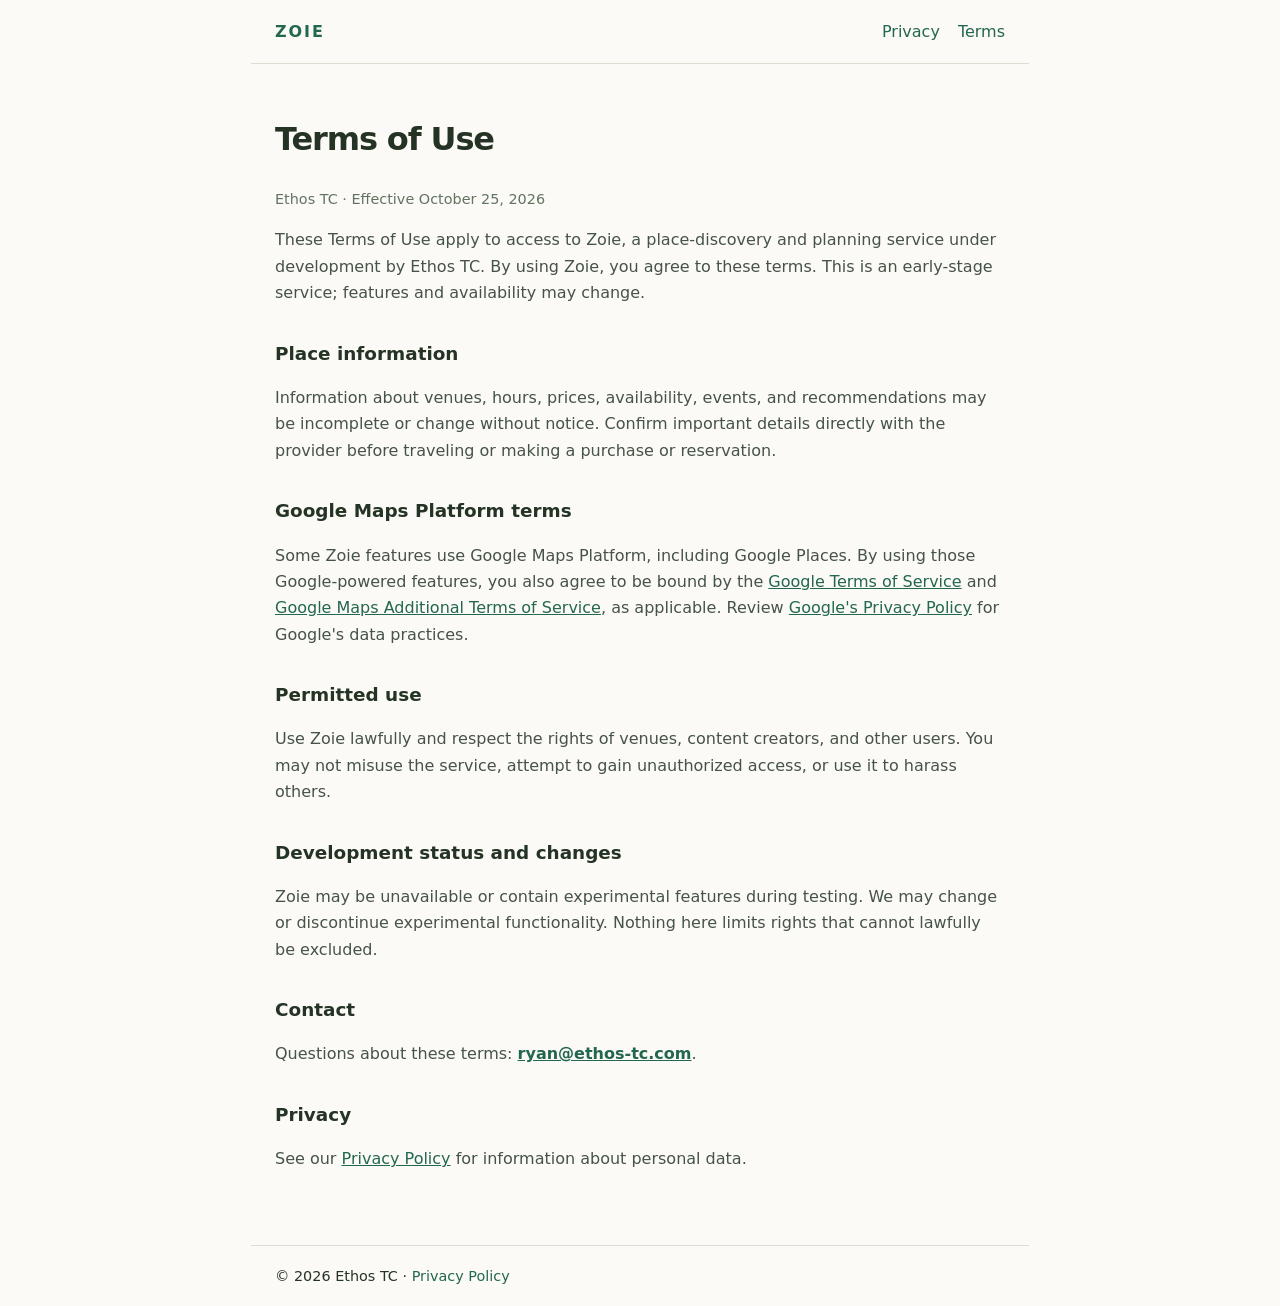
<file: index.html>
<!doctype html><html lang="en"><head><meta charset="utf-8"><meta name="viewport" content="width=device-width,initial-scale=1"><title>Terms of Use — Zoie</title><link rel="stylesheet" href="../style.css"></head><body><header><a class="brand" href="../">ZOIE</a><nav><a href="../privacy/">Privacy</a><a href="../terms/">Terms</a></nav></header><main><h1>Terms of Use</h1><p class="meta">Ethos TC · Effective October 25, 2026</p><p>These Terms of Use apply to access to Zoie, a place-discovery and planning service under development by Ethos TC. By using Zoie, you agree to these terms. This is an early-stage service; features and availability may change.</p><h2>Place information</h2><p>Information about venues, hours, prices, availability, events, and recommendations may be incomplete or change without notice. Confirm important details directly with the provider before traveling or making a purchase or reservation.</p><h2>Google Maps Platform terms</h2><p>Some Zoie features use Google Maps Platform, including Google Places. By using those Google-powered features, you also agree to be bound by the <a href="https://policies.google.com/terms">Google Terms of Service</a> and <a href="https://www.google.com/help/terms_maps/">Google Maps Additional Terms of Service</a>, as applicable. Review <a href="https://policies.google.com/privacy">Google's Privacy Policy</a> for Google's data practices.</p><h2>Permitted use</h2><p>Use Zoie lawfully and respect the rights of venues, content creators, and other users. You may not misuse the service, attempt to gain unauthorized access, or use it to harass others.</p><h2>Development status and changes</h2><p>Zoie may be unavailable or contain experimental features during testing. We may change or discontinue experimental functionality. Nothing here limits rights that cannot lawfully be excluded.</p><h2>Contact</h2><p>Questions about these terms: <strong><a href="mailto:ryan@ethos-tc.com">ryan@ethos-tc.com</a></strong>.</p><h2>Privacy</h2><p>See our <a href="../privacy/">Privacy Policy</a> for information about personal data.</p></main><footer>© 2026 Ethos TC · <a href="../privacy/">Privacy Policy</a></footer></body></html>
</file>
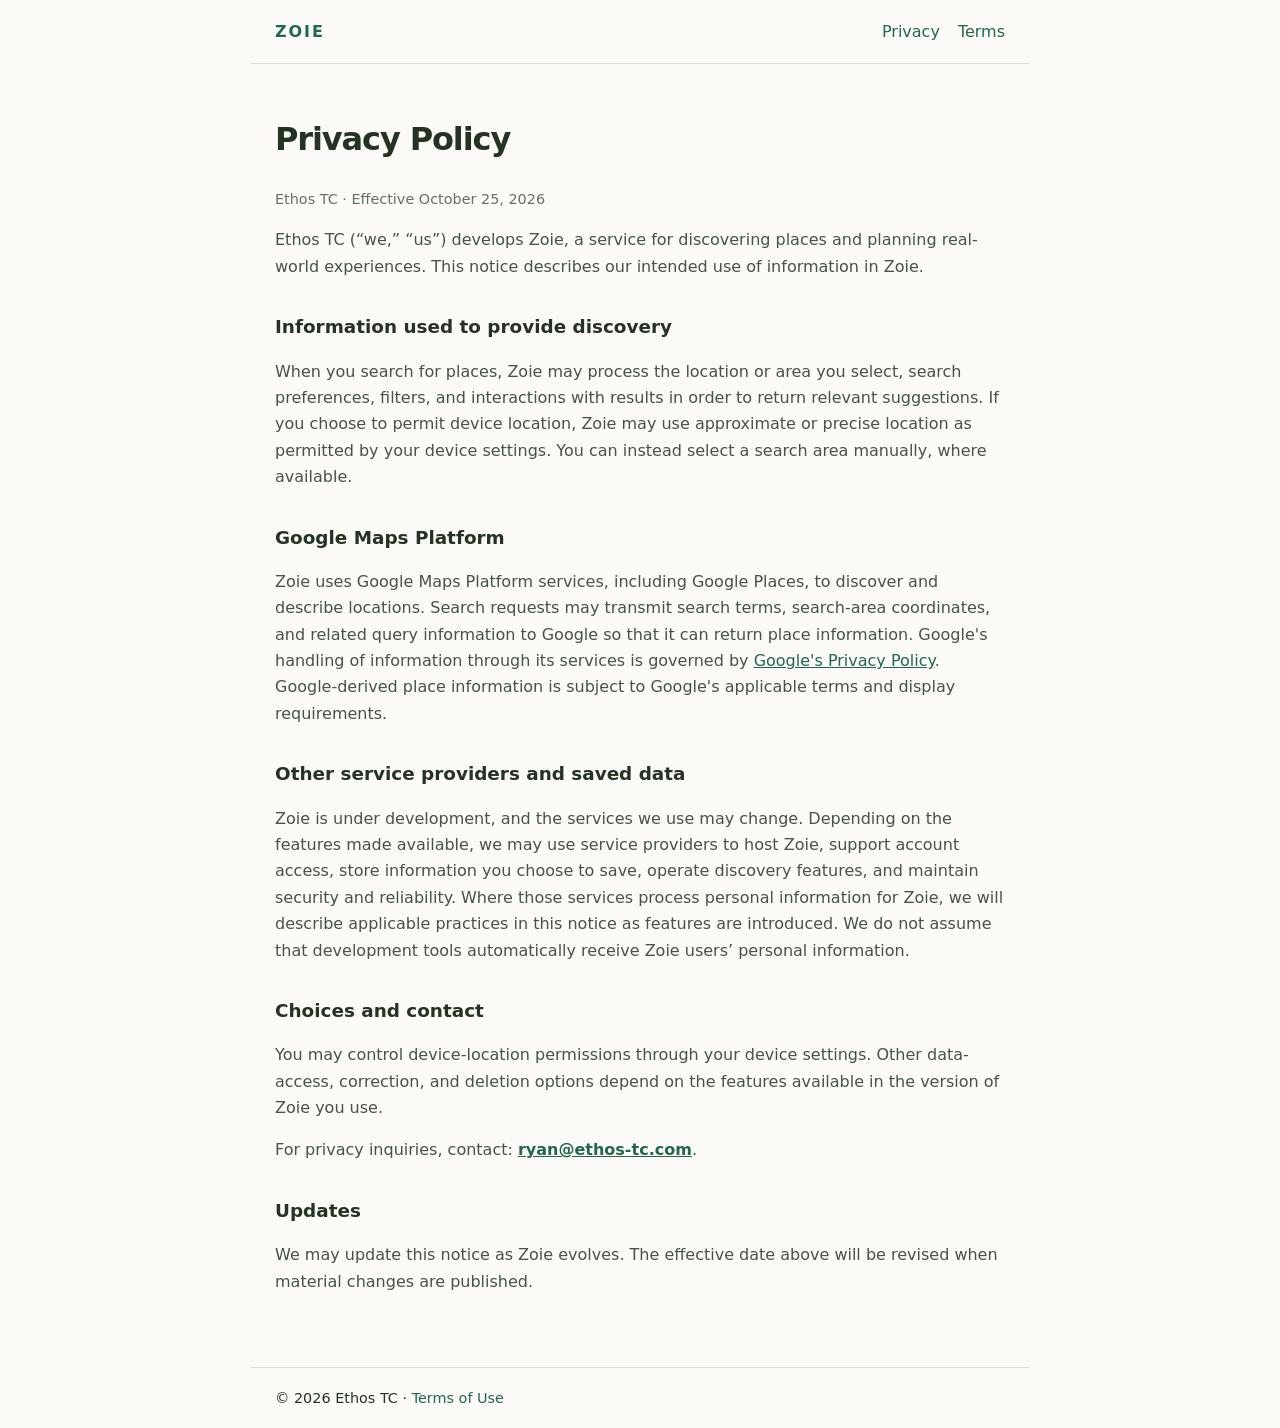
<file: privacy/index.html>
<!doctype html><html lang="en"><head><meta charset="utf-8"><meta name="viewport" content="width=device-width,initial-scale=1"><title>Privacy Policy — Zoie</title><link rel="stylesheet" href="../style.css"></head><body><header><a class="brand" href="../">ZOIE</a><nav><a href="../privacy/">Privacy</a><a href="../terms/">Terms</a></nav></header><main><h1>Privacy Policy</h1><p class="meta">Ethos TC · Effective October 25, 2026</p><p>Ethos TC (“we,” “us”) develops Zoie, a service for discovering places and planning real-world experiences. This notice describes our intended use of information in Zoie.</p><h2>Information used to provide discovery</h2><p>When you search for places, Zoie may process the location or area you select, search preferences, filters, and interactions with results in order to return relevant suggestions. If you choose to permit device location, Zoie may use approximate or precise location as permitted by your device settings. You can instead select a search area manually, where available.</p><h2>Google Maps Platform</h2><p>Zoie uses Google Maps Platform services, including Google Places, to discover and describe locations. Search requests may transmit search terms, search-area coordinates, and related query information to Google so that it can return place information. Google's handling of information through its services is governed by <a href="https://policies.google.com/privacy">Google's Privacy Policy</a>. Google-derived place information is subject to Google's applicable terms and display requirements.</p><h2>Other service providers and saved data</h2><p>Zoie is under development, and the services we use may change. Depending on the features made available, we may use service providers to host Zoie, support account access, store information you choose to save, operate discovery features, and maintain security and reliability. Where those services process personal information for Zoie, we will describe applicable practices in this notice as features are introduced. We do not assume that development tools automatically receive Zoie users’ personal information.</p><h2>Choices and contact</h2><p>You may control device-location permissions through your device settings. Other data-access, correction, and deletion options depend on the features available in the version of Zoie you use.</p><p>For privacy inquiries, contact: <strong><a href="mailto:ryan@ethos-tc.com">ryan@ethos-tc.com</a></strong>.</p><h2>Updates</h2><p>We may update this notice as Zoie evolves. The effective date above will be revised when material changes are published.</p></main><footer>© 2026 Ethos TC · <a href="../terms/">Terms of Use</a></footer></body></html>
</file>
<file: style.css>
:root{color-scheme:light;font-family:system-ui,-apple-system,BlinkMacSystemFont,'Segoe UI',sans-serif;color:#243324;background:#fbfaf6}body{margin:0}header,main,footer{max-width:730px;margin:auto;padding:22px 24px}header{display:flex;justify-content:space-between;align-items:center;border-bottom:1px solid #dadfd2}header a,footer a{color:#23674f;text-decoration:none}nav{display:flex;gap:18px}main{line-height:1.65;padding-top:28px;padding-bottom:56px}h1{font-size:2rem;letter-spacing:-.035em}h2{font-size:1.15rem;margin-top:2rem}p,li{color:#465347}a{color:#23674f}footer{border-top:1px solid #dadfd2;font-size:.9rem}.meta{color:#637362;font-size:.9rem}.brand{font-weight:800;letter-spacing:.12em}
</file>
